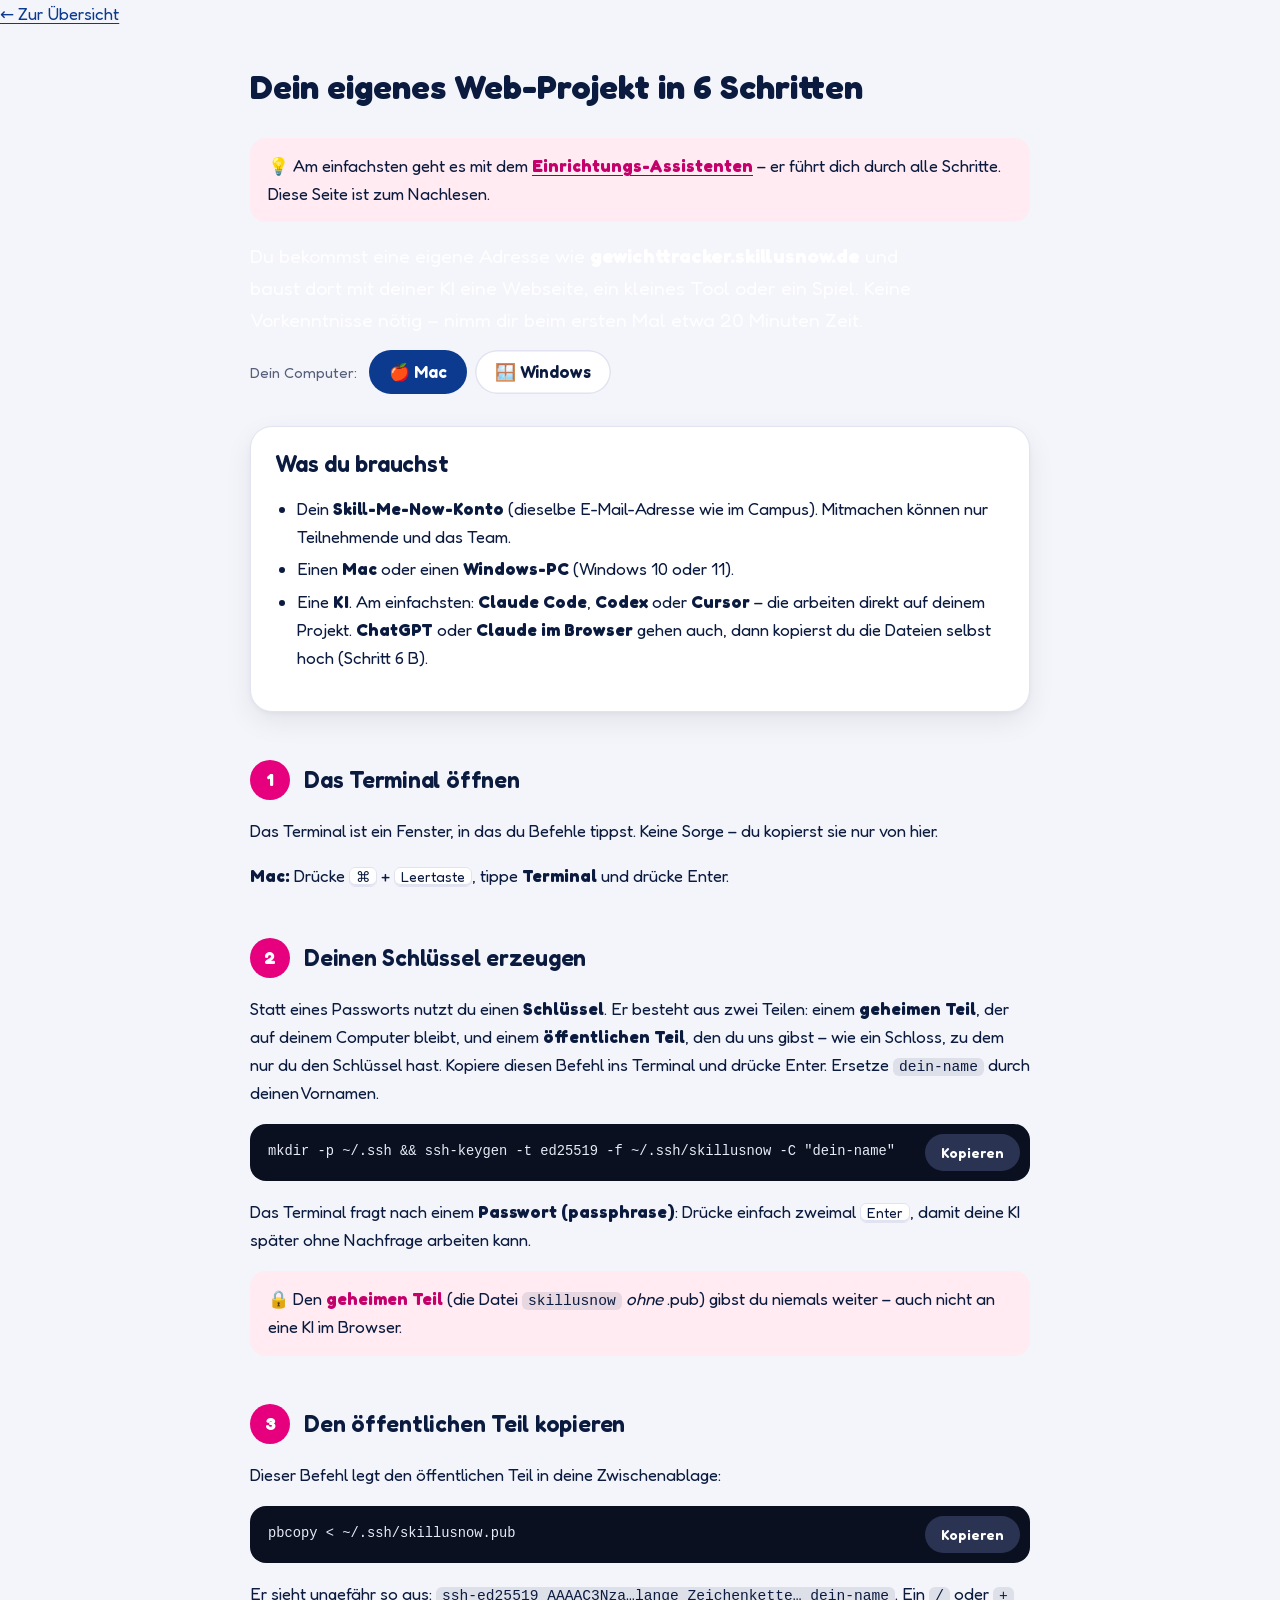
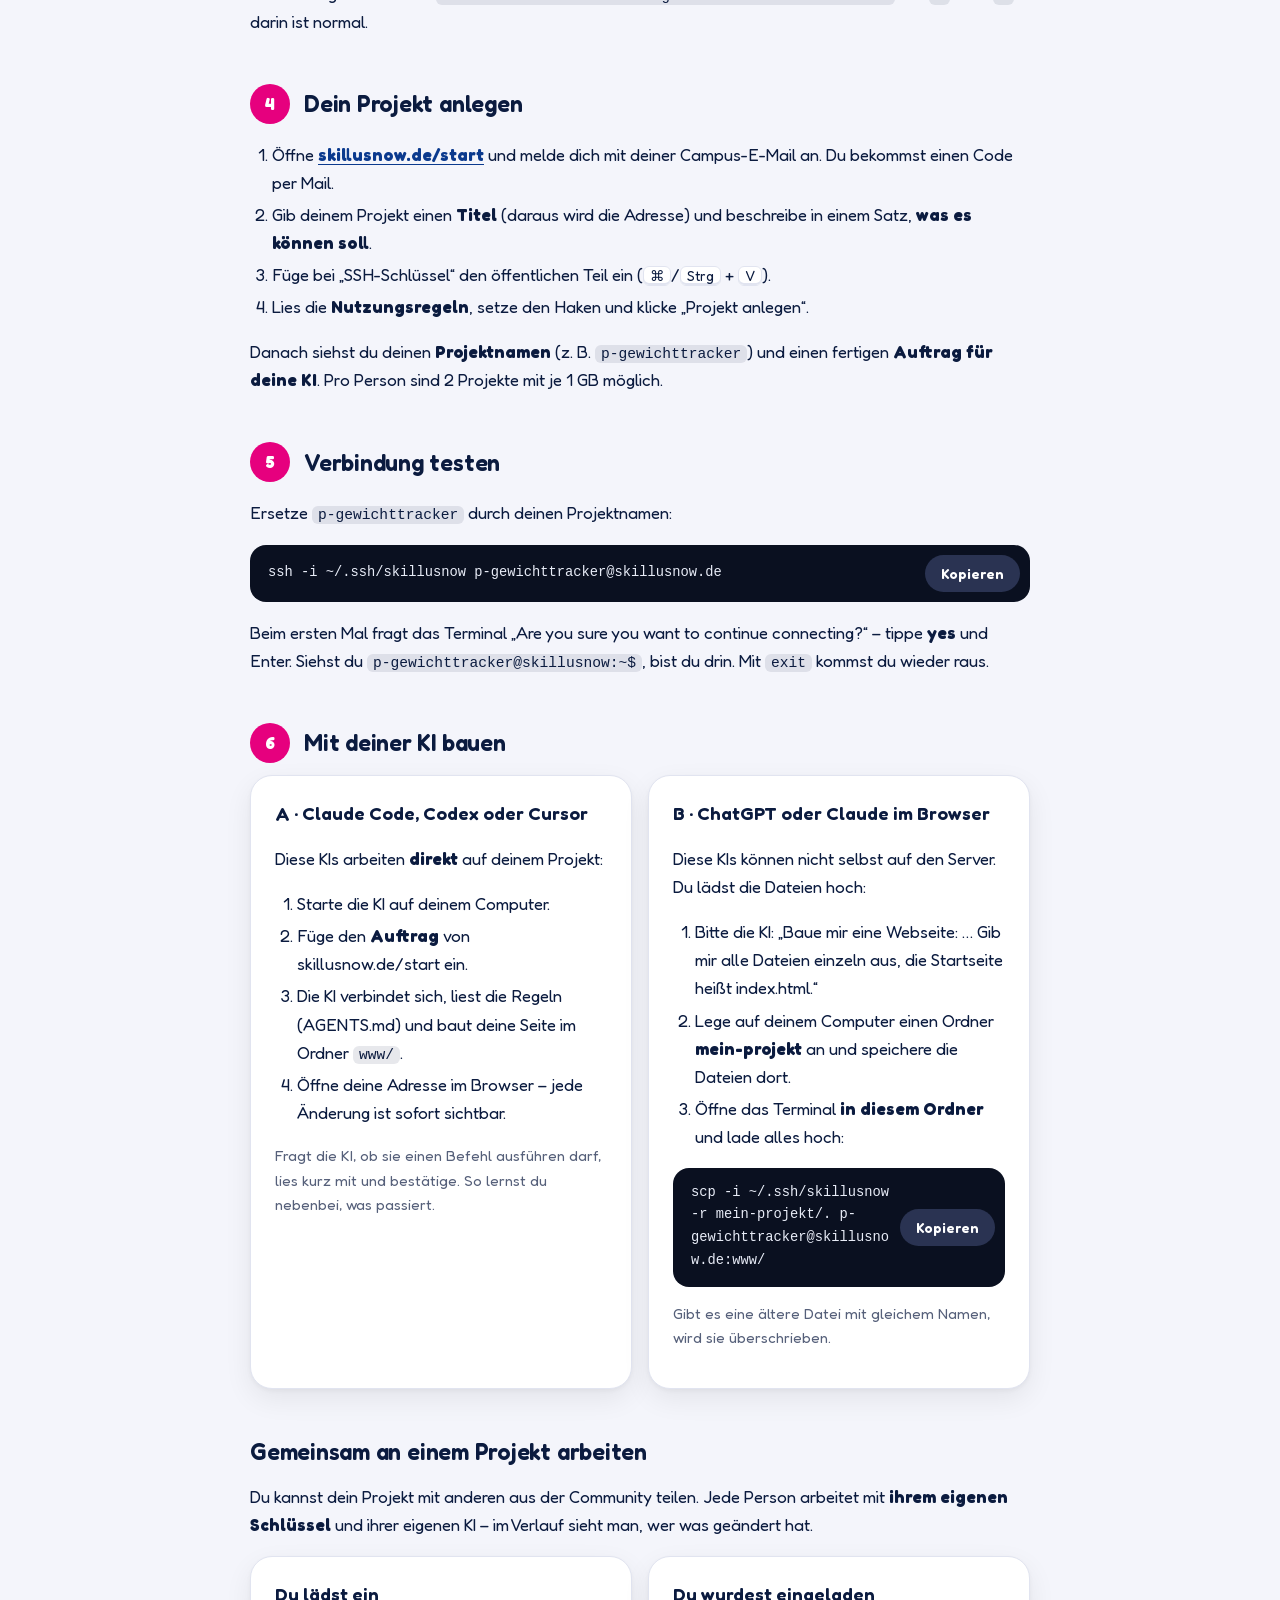
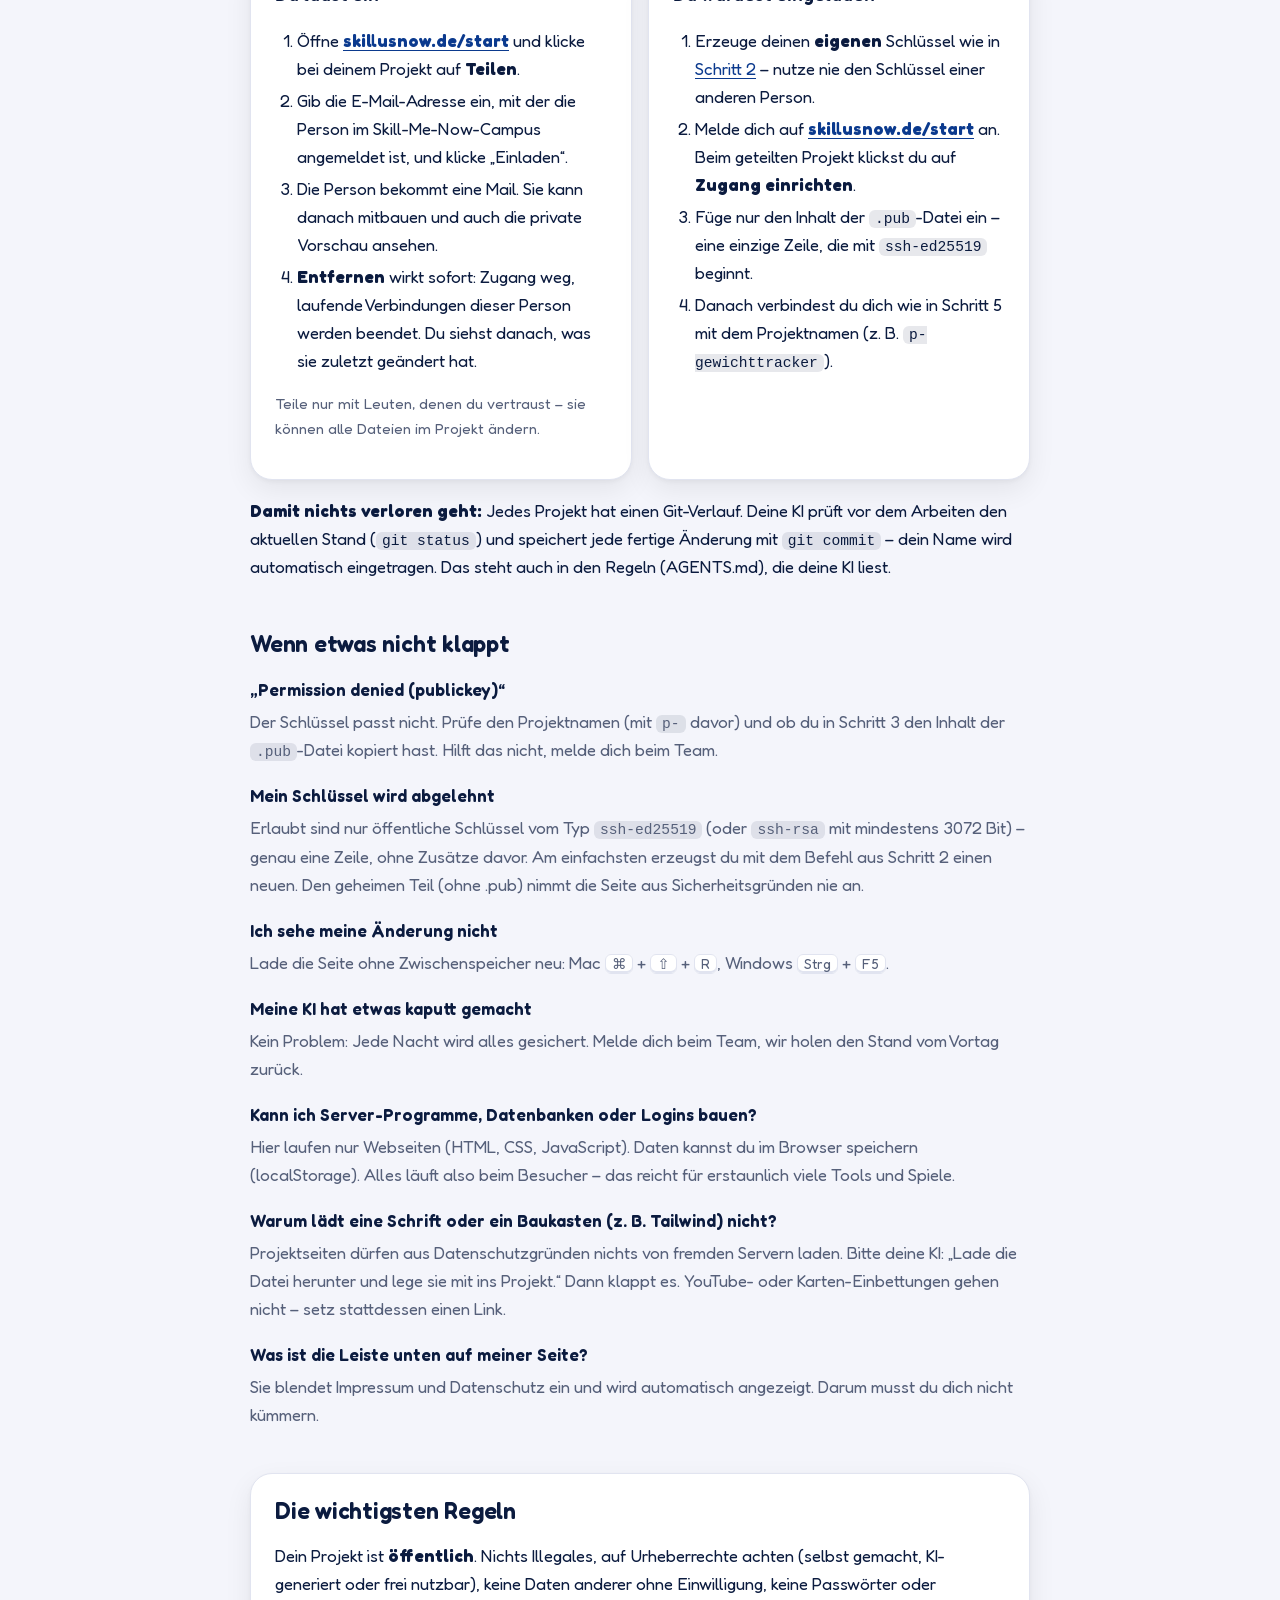
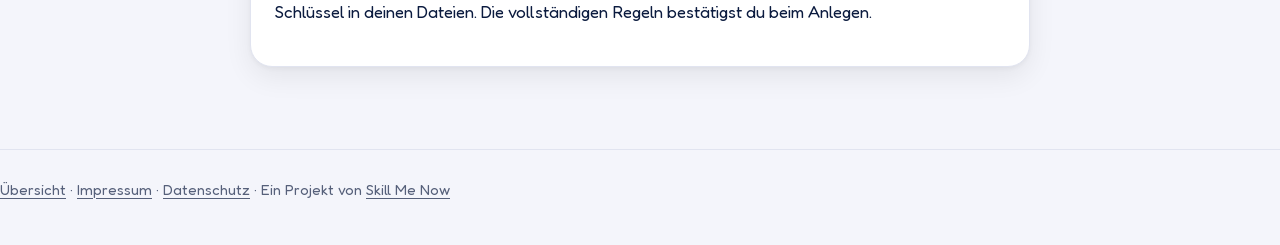
<file: anleitung/index.html>
<!doctype html>
<html lang="de">
<head>
  <meta charset="utf-8">
  <meta name="viewport" content="width=device-width, initial-scale=1">
  <title>Anleitung · Skill Us Now</title>
  <meta name="description" content="Schritt für Schritt zum eigenen Web-Projekt auf skillusnow.de – für Mac und Windows, mit Claude oder ChatGPT.">
  <link rel="stylesheet" href="../assets/anleitung.css">
</head>
<body>
<a class="zurueck" href="../">← Zur Übersicht</a>
<main>
  <div class="balken"></div>
  <h1>Dein eigenes Web-Projekt in 6 Schritten</h1>
  <p class="warnung">💡 Am einfachsten geht es mit dem <a href="/start"><b>Einrichtungs-Assistenten</b></a> – er führt dich durch alle Schritte. Diese Seite ist zum Nachlesen.</p>
  <p class="lead">Du bekommst eine eigene Adresse wie <b>gewichttracker.skillusnow.de</b> und baust dort mit deiner KI eine Webseite, ein kleines Tool oder ein Spiel. Keine Vorkenntnisse nötig – nimm dir beim ersten Mal etwa 20 Minuten Zeit.</p>

  <div class="system-wahl">
    <span>Dein Computer:</span>
    <button data-os="mac" class="aktiv">🍎 Mac</button>
    <button data-os="win">🪟 Windows</button>
  </div>

  <section class="kasten">
    <h2>Was du brauchst</h2>
    <ul>
      <li>Dein <b>Skill-Me-Now-Konto</b> (dieselbe E-Mail-Adresse wie im Campus). Mitmachen können nur Teilnehmende und das Team.</li>
      <li>Einen <b>Mac</b> oder einen <b>Windows-PC</b> (Windows 10 oder 11).</li>
      <li>Eine <b>KI</b>. Am einfachsten: <b>Claude Code</b>, <b>Codex</b> oder <b>Cursor</b> – die arbeiten direkt auf deinem Projekt. <b>ChatGPT</b> oder <b>Claude im Browser</b> gehen auch, dann kopierst du die Dateien selbst hoch (Schritt 6 B).</li>
    </ul>
  </section>

  <h2 class="schritt"><span>1</span> Das Terminal öffnen</h2>
  <p>Das Terminal ist ein Fenster, in das du Befehle tippst. Keine Sorge – du kopierst sie nur von hier.</p>
  <div class="os mac"><p><b>Mac:</b> Drücke <kbd>⌘</kbd> + <kbd>Leertaste</kbd>, tippe <b>Terminal</b> und drücke Enter.</p></div>
  <div class="os win"><p><b>Windows:</b> Klicke auf Start, tippe <b>PowerShell</b> und öffne „Windows PowerShell“.</p></div>

  <h2 class="schritt" id="schluessel"><span>2</span> Deinen Schlüssel erzeugen</h2>
  <p>Statt eines Passworts nutzt du einen <b>Schlüssel</b>. Er besteht aus zwei Teilen: einem <b>geheimen Teil</b>, der auf deinem Computer bleibt, und einem <b>öffentlichen Teil</b>, den du uns gibst – wie ein Schloss, zu dem nur du den Schlüssel hast. Kopiere diesen Befehl ins Terminal und drücke Enter. Ersetze <code>dein-name</code> durch deinen Vornamen.</p>
  <div class="os mac"><div class="befehl"><code>mkdir -p ~/.ssh &amp;&amp; ssh-keygen -t ed25519 -f ~/.ssh/skillusnow -C "dein-name"</code><button class="kopieren">Kopieren</button></div></div>
  <div class="os win"><div class="befehl"><code>mkdir -Force $env:USERPROFILE\.ssh | Out-Null; ssh-keygen -t ed25519 -f $env:USERPROFILE\.ssh\skillusnow -C "dein-name"</code><button class="kopieren">Kopieren</button></div>
    <p class="hinweis">Kommt „ssh-keygen wurde nicht erkannt“? Dann: Einstellungen → System → Optionale Features → Feature hinzufügen → <b>OpenSSH-Client</b> installieren, PowerShell neu öffnen.</p></div>
  <p>Das Terminal fragt nach einem <b>Passwort (passphrase)</b>: Drücke einfach zweimal <kbd>Enter</kbd>, damit deine KI später ohne Nachfrage arbeiten kann.</p>
  <p class="warnung">🔒 Den <b>geheimen Teil</b> (die Datei <code>skillusnow</code> <i>ohne</i> .pub) gibst du niemals weiter – auch nicht an eine KI im Browser.</p>

  <h2 class="schritt"><span>3</span> Den öffentlichen Teil kopieren</h2>
  <p>Dieser Befehl legt den öffentlichen Teil in deine Zwischenablage:</p>
  <div class="os mac"><div class="befehl"><code>pbcopy &lt; ~/.ssh/skillusnow.pub</code><button class="kopieren">Kopieren</button></div></div>
  <div class="os win"><div class="befehl"><code>Get-Content $env:USERPROFILE\.ssh\skillusnow.pub | Set-Clipboard</code><button class="kopieren">Kopieren</button></div></div>
  <p>Er sieht ungefähr so aus: <code>ssh-ed25519 AAAAC3Nza…lange Zeichenkette… dein-name</code>. Ein <code>/</code> oder <code>+</code> darin ist normal.</p>

  <h2 class="schritt"><span>4</span> Dein Projekt anlegen</h2>
  <ol>
    <li>Öffne <a href="/start" target="_blank"><b>skillusnow.de/start</b></a> und melde dich mit deiner Campus-E-Mail an. Du bekommst einen Code per Mail.</li>
    <li>Gib deinem Projekt einen <b>Titel</b> (daraus wird die Adresse) und beschreibe in einem Satz, <b>was es können soll</b>.</li>
    <li>Füge bei „SSH-Schlüssel“ den öffentlichen Teil ein (<kbd>⌘</kbd>/<kbd>Strg</kbd> + <kbd>V</kbd>).</li>
    <li>Lies die <b>Nutzungsregeln</b>, setze den Haken und klicke „Projekt anlegen“.</li>
  </ol>
  <p>Danach siehst du deinen <b>Projektnamen</b> (z. B. <code>p-gewichttracker</code>) und einen fertigen <b>Auftrag für deine KI</b>. Pro Person sind 2 Projekte mit je 1 GB möglich.</p>

  <h2 class="schritt"><span>5</span> Verbindung testen</h2>
  <p>Ersetze <code>p-gewichttracker</code> durch deinen Projektnamen:</p>
  <div class="befehl"><code>ssh -i ~/.ssh/skillusnow p-gewichttracker@skillusnow.de</code><button class="kopieren">Kopieren</button></div>
  <p>Beim ersten Mal fragt das Terminal „Are you sure you want to continue connecting?“ – tippe <b>yes</b> und Enter. Siehst du <code>p-gewichttracker@skillusnow:~$</code>, bist du drin. Mit <code>exit</code> kommst du wieder raus.</p>

  <h2 class="schritt"><span>6</span> Mit deiner KI bauen</h2>
  <div class="zwei">
    <section class="kasten">
      <h3>A · Claude Code, Codex oder Cursor</h3>
      <p>Diese KIs arbeiten <b>direkt</b> auf deinem Projekt:</p>
      <ol>
        <li>Starte die KI auf deinem Computer.</li>
        <li>Füge den <b>Auftrag</b> von skillusnow.de/start ein.</li>
        <li>Die KI verbindet sich, liest die Regeln (AGENTS.md) und baut deine Seite im Ordner <code>www/</code>.</li>
        <li>Öffne deine Adresse im Browser – jede Änderung ist sofort sichtbar.</li>
      </ol>
      <p class="hinweis">Fragt die KI, ob sie einen Befehl ausführen darf, lies kurz mit und bestätige. So lernst du nebenbei, was passiert.</p>
    </section>
    <section class="kasten">
      <h3>B · ChatGPT oder Claude im Browser</h3>
      <p>Diese KIs können nicht selbst auf den Server. Du lädst die Dateien hoch:</p>
      <ol>
        <li>Bitte die KI: „Baue mir eine Webseite: … Gib mir alle Dateien einzeln aus, die Startseite heißt index.html.“</li>
        <li>Lege auf deinem Computer einen Ordner <b>mein-projekt</b> an und speichere die Dateien dort.</li>
        <li>Öffne das Terminal <b>in diesem Ordner</b> und lade alles hoch:</li>
      </ol>
      <div class="befehl"><code>scp -i ~/.ssh/skillusnow -r mein-projekt/. p-gewichttracker@skillusnow.de:www/</code><button class="kopieren">Kopieren</button></div>
      <p class="hinweis">Gibt es eine ältere Datei mit gleichem Namen, wird sie überschrieben.</p>
    </section>
  </div>

  <h2 id="zusammen">Gemeinsam an einem Projekt arbeiten</h2>
  <p>Du kannst dein Projekt mit anderen aus der Community teilen. Jede Person arbeitet mit <b>ihrem eigenen Schlüssel</b> und ihrer eigenen KI – im Verlauf sieht man, wer was geändert hat.</p>
  <div class="zwei">
    <section class="kasten">
      <h3>Du lädst ein</h3>
      <ol>
        <li>Öffne <a href="/start" target="_blank"><b>skillusnow.de/start</b></a> und klicke bei deinem Projekt auf <b>Teilen</b>.</li>
        <li>Gib die E-Mail-Adresse ein, mit der die Person im Skill-Me-Now-Campus angemeldet ist, und klicke „Einladen“.</li>
        <li>Die Person bekommt eine Mail. Sie kann danach mitbauen und auch die private Vorschau ansehen.</li>
        <li><b>Entfernen</b> wirkt sofort: Zugang weg, laufende Verbindungen dieser Person werden beendet. Du siehst danach, was sie zuletzt geändert hat.</li>
      </ol>
      <p class="hinweis">Teile nur mit Leuten, denen du vertraust – sie können alle Dateien im Projekt ändern.</p>
    </section>
    <section class="kasten">
      <h3>Du wurdest eingeladen</h3>
      <ol>
        <li>Erzeuge deinen <b>eigenen</b> Schlüssel wie in <a href="#schluessel">Schritt 2</a> – nutze nie den Schlüssel einer anderen Person.</li>
        <li>Melde dich auf <a href="/start" target="_blank"><b>skillusnow.de/start</b></a> an. Beim geteilten Projekt klickst du auf <b>Zugang einrichten</b>.</li>
        <li>Füge nur den Inhalt der <code>.pub</code>-Datei ein – eine einzige Zeile, die mit <code>ssh-ed25519</code> beginnt.</li>
        <li>Danach verbindest du dich wie in Schritt 5 mit dem Projektnamen (z. B. <code>p-gewichttracker</code>).</li>
      </ol>
    </section>
  </div>
  <p><b>Damit nichts verloren geht:</b> Jedes Projekt hat einen Git-Verlauf. Deine KI prüft vor dem Arbeiten den aktuellen Stand (<code>git status</code>) und speichert jede fertige Änderung mit <code>git commit</code> – dein Name wird automatisch eingetragen. Das steht auch in den Regeln (AGENTS.md), die deine KI liest.</p>

  <h2>Wenn etwas nicht klappt</h2>
  <dl class="faq">
    <dt>„Permission denied (publickey)“</dt>
    <dd>Der Schlüssel passt nicht. Prüfe den Projektnamen (mit <code>p-</code> davor) und ob du in Schritt 3 den Inhalt der <code>.pub</code>-Datei kopiert hast. Hilft das nicht, melde dich beim Team.</dd>
    <dt>Mein Schlüssel wird abgelehnt</dt>
    <dd>Erlaubt sind nur öffentliche Schlüssel vom Typ <code>ssh-ed25519</code> (oder <code>ssh-rsa</code> mit mindestens 3072 Bit) – genau eine Zeile, ohne Zusätze davor. Am einfachsten erzeugst du mit dem Befehl aus Schritt 2 einen neuen. Den geheimen Teil (ohne .pub) nimmt die Seite aus Sicherheitsgründen nie an.</dd>
    <dt>Ich sehe meine Änderung nicht</dt>
    <dd>Lade die Seite ohne Zwischenspeicher neu: Mac <kbd>⌘</kbd> + <kbd>⇧</kbd> + <kbd>R</kbd>, Windows <kbd>Strg</kbd> + <kbd>F5</kbd>.</dd>
    <dt>Meine KI hat etwas kaputt gemacht</dt>
    <dd>Kein Problem: Jede Nacht wird alles gesichert. Melde dich beim Team, wir holen den Stand vom Vortag zurück.</dd>
    <dt>Kann ich Server-Programme, Datenbanken oder Logins bauen?</dt>
    <dd>Hier laufen nur Webseiten (HTML, CSS, JavaScript). Daten kannst du im Browser speichern (localStorage). Alles läuft also beim Besucher – das reicht für erstaunlich viele Tools und Spiele.</dd>
    <dt>Warum lädt eine Schrift oder ein Baukasten (z. B. Tailwind) nicht?</dt>
    <dd>Projektseiten dürfen aus Datenschutzgründen nichts von fremden Servern laden. Bitte deine KI: „Lade die Datei herunter und lege sie mit ins Projekt.“ Dann klappt es. YouTube- oder Karten-Einbettungen gehen nicht – setz stattdessen einen Link.</dd>
    <dt>Was ist die Leiste unten auf meiner Seite?</dt>
    <dd>Sie blendet Impressum und Datenschutz ein und wird automatisch angezeigt. Darum musst du dich nicht kümmern.</dd>
  </dl>

  <section class="kasten regeln">
    <h2>Die wichtigsten Regeln</h2>
    <p>Dein Projekt ist <b>öffentlich</b>. Nichts Illegales, auf Urheberrechte achten (selbst gemacht, KI-generiert oder frei nutzbar), keine Daten anderer ohne Einwilligung, keine Passwörter oder Schlüssel in deinen Dateien. Die vollständigen Regeln bestätigst du beim Anlegen.</p>
  </section>
</main>
<footer><a href="../">Übersicht</a> · <a href="../impressum/">Impressum</a> · <a href="../datenschutz/">Datenschutz</a> · Ein Projekt von <a href="https://skillmenow.de">Skill Me Now</a></footer>
<script>
  const setzeOS = (os) => {
    document.body.dataset.os = os;
    document.querySelectorAll(".system-wahl button").forEach((b) => b.classList.toggle("aktiv", b.dataset.os === os));
    try { localStorage.setItem("sun-os", os); } catch {}
  };
  let gemerkt = null; try { gemerkt = localStorage.getItem("sun-os"); } catch {}
  setzeOS(gemerkt || (/Win/i.test(navigator.platform || navigator.userAgent) ? "win" : "mac"));
  document.querySelectorAll(".system-wahl button").forEach((b) => b.onclick = () => setzeOS(b.dataset.os));
  document.querySelectorAll(".kopieren").forEach((b) => b.onclick = () => {
    navigator.clipboard.writeText(b.previousElementSibling.textContent);
    b.textContent = "Kopiert ✓"; setTimeout(() => (b.textContent = "Kopieren"), 1600);
  });
</script>
</body>
</html>
</file>
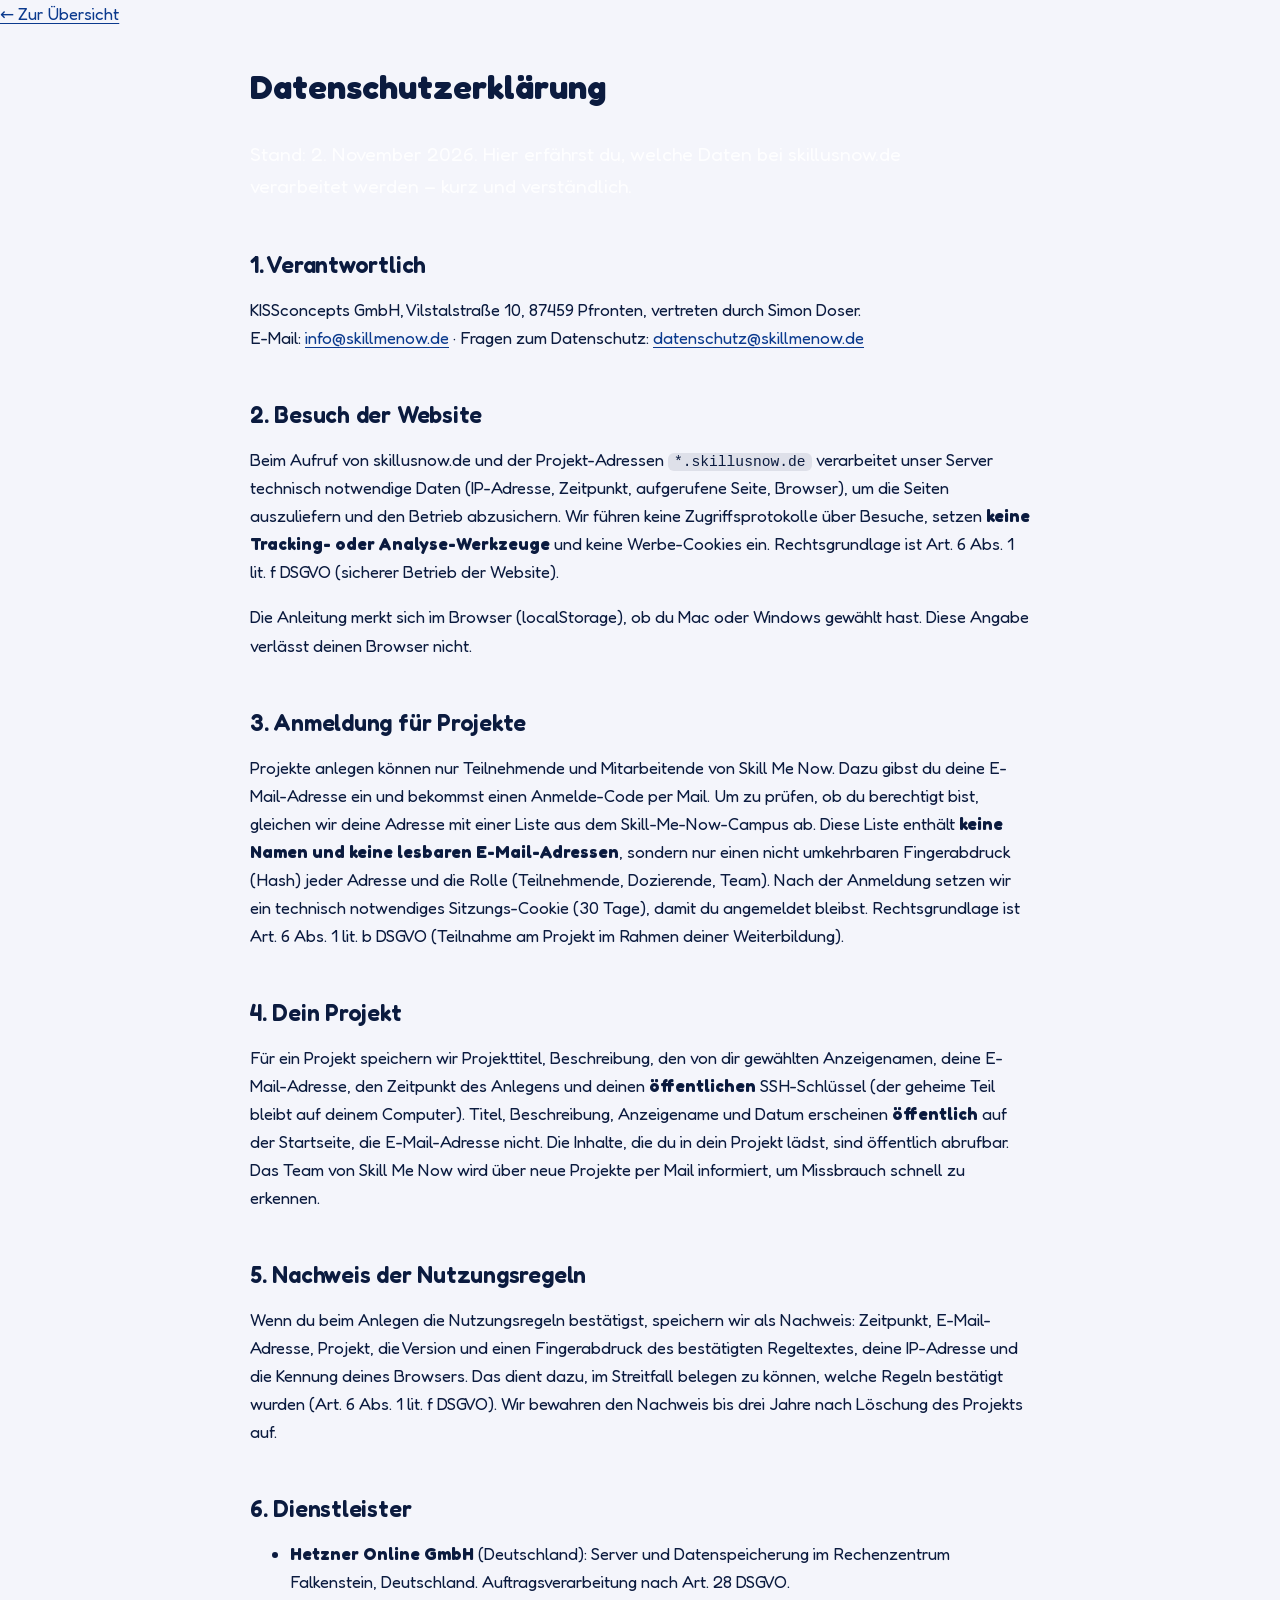
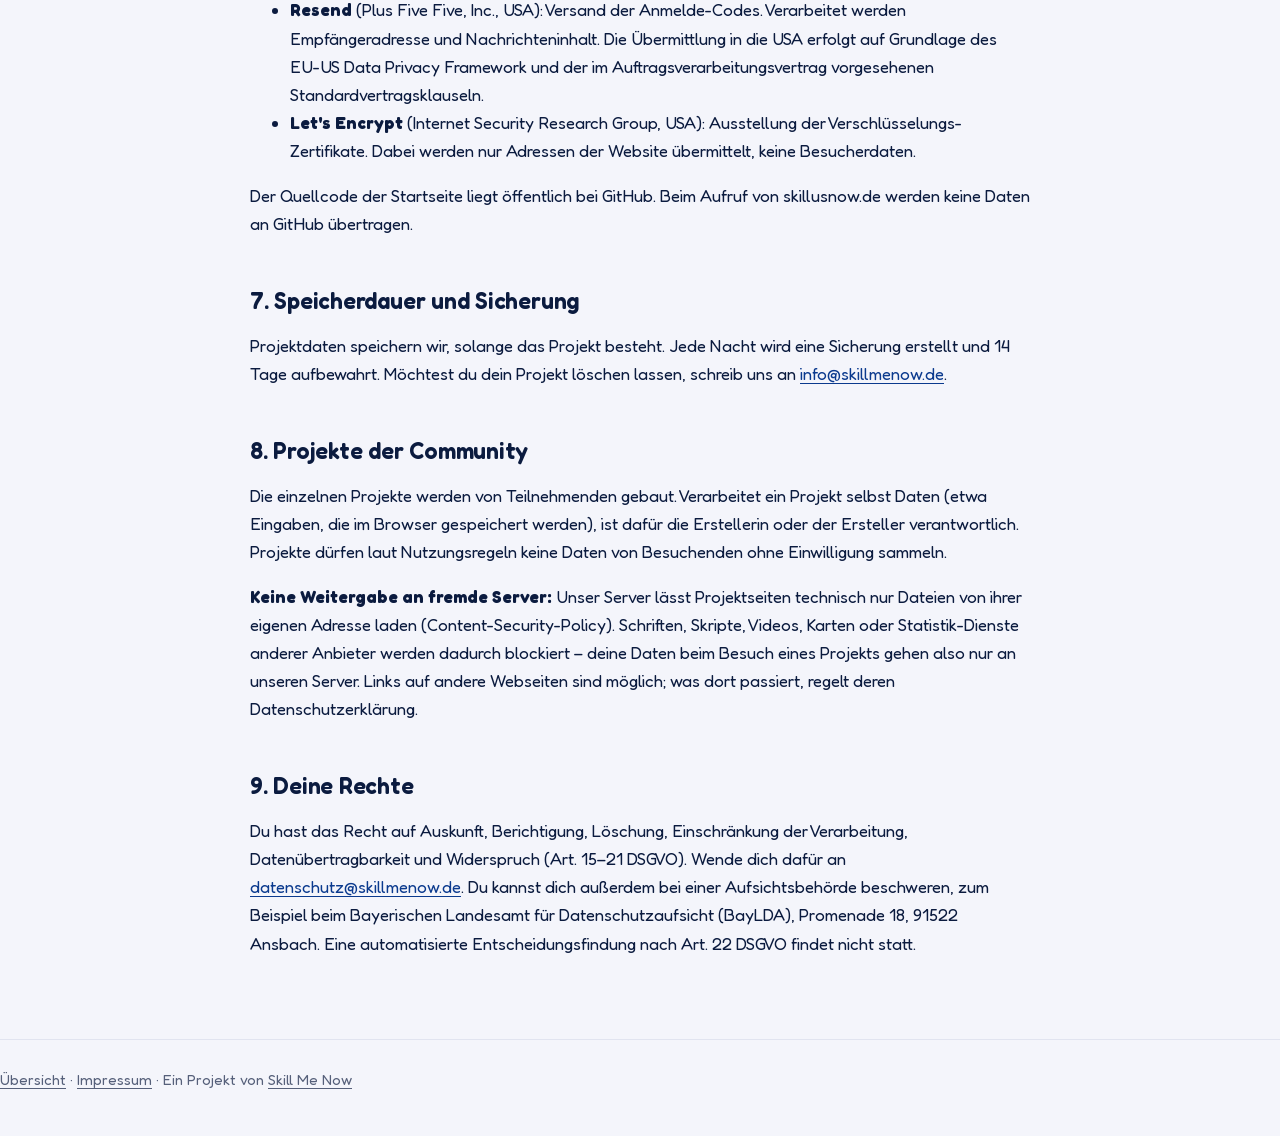
<file: datenschutz/index.html>
<!doctype html>
<html lang="de">
<head>
  <meta charset="utf-8">
  <meta name="viewport" content="width=device-width, initial-scale=1">
  <title>Datenschutz · Skill Us Now</title>
  <link rel="stylesheet" href="../assets/anleitung.css">
</head>
<body>
<a class="zurueck" href="../">← Zur Übersicht</a>
<main>
  <div class="balken"></div>
  <h1>Datenschutzerklärung</h1>
  <p class="lead">Stand: 2. November 2026. Hier erfährst du, welche Daten bei skillusnow.de verarbeitet werden – kurz und verständlich.</p>

  <h2>1. Verantwortlich</h2>
  <p>KISSconcepts GmbH, Vilstalstraße 10, 87459 Pfronten, vertreten durch Simon Doser.<br>
    E-Mail: <a href="mailto:info@skillmenow.de">info@skillmenow.de</a> · Fragen zum Datenschutz: <a href="mailto:datenschutz@skillmenow.de">datenschutz@skillmenow.de</a></p>

  <h2>2. Besuch der Website</h2>
  <p>Beim Aufruf von skillusnow.de und der Projekt-Adressen <code>*.skillusnow.de</code> verarbeitet unser Server technisch notwendige Daten
    (IP-Adresse, Zeitpunkt, aufgerufene Seite, Browser), um die Seiten auszuliefern und den Betrieb abzusichern. Wir führen keine
    Zugriffsprotokolle über Besuche, setzen <b>keine Tracking- oder Analyse-Werkzeuge</b> und keine Werbe-Cookies ein.
    Rechtsgrundlage ist Art. 6 Abs. 1 lit. f DSGVO (sicherer Betrieb der Website).</p>
  <p>Die Anleitung merkt sich im Browser (localStorage), ob du Mac oder Windows gewählt hast. Diese Angabe verlässt deinen Browser nicht.</p>

  <h2>3. Anmeldung für Projekte</h2>
  <p>Projekte anlegen können nur Teilnehmende und Mitarbeitende von Skill Me Now. Dazu gibst du deine E-Mail-Adresse ein und bekommst einen
    Anmelde-Code per Mail. Um zu prüfen, ob du berechtigt bist, gleichen wir deine Adresse mit einer Liste aus dem Skill-Me-Now-Campus ab.
    Diese Liste enthält <b>keine Namen und keine lesbaren E-Mail-Adressen</b>, sondern nur einen nicht umkehrbaren Fingerabdruck (Hash) jeder
    Adresse und die Rolle (Teilnehmende, Dozierende, Team). Nach der Anmeldung setzen wir ein technisch notwendiges Sitzungs-Cookie
    (30 Tage), damit du angemeldet bleibst. Rechtsgrundlage ist Art. 6 Abs. 1 lit. b DSGVO (Teilnahme am Projekt im Rahmen deiner Weiterbildung).</p>

  <h2>4. Dein Projekt</h2>
  <p>Für ein Projekt speichern wir Projekttitel, Beschreibung, den von dir gewählten Anzeigenamen, deine E-Mail-Adresse, den Zeitpunkt des
    Anlegens und deinen <b>öffentlichen</b> SSH-Schlüssel (der geheime Teil bleibt auf deinem Computer). Titel, Beschreibung, Anzeigename und
    Datum erscheinen <b>öffentlich</b> auf der Startseite, die E-Mail-Adresse nicht. Die Inhalte, die du in dein Projekt lädst, sind öffentlich abrufbar.
    Das Team von Skill Me Now wird über neue Projekte per Mail informiert, um Missbrauch schnell zu erkennen.</p>

  <h2>5. Nachweis der Nutzungsregeln</h2>
  <p>Wenn du beim Anlegen die Nutzungsregeln bestätigst, speichern wir als Nachweis: Zeitpunkt, E-Mail-Adresse, Projekt, die Version und einen
    Fingerabdruck des bestätigten Regeltextes, deine IP-Adresse und die Kennung deines Browsers. Das dient dazu, im Streitfall belegen zu können,
    welche Regeln bestätigt wurden (Art. 6 Abs. 1 lit. f DSGVO). Wir bewahren den Nachweis bis drei Jahre nach Löschung des Projekts auf.</p>

  <h2>6. Dienstleister</h2>
  <ul>
    <li><b>Hetzner Online GmbH</b> (Deutschland): Server und Datenspeicherung im Rechenzentrum Falkenstein, Deutschland. Auftragsverarbeitung nach Art. 28 DSGVO.</li>
    <li><b>Resend</b> (Plus Five Five, Inc., USA): Versand der Anmelde-Codes. Verarbeitet werden Empfängeradresse und Nachrichteninhalt. Die Übermittlung
      in die USA erfolgt auf Grundlage des EU-US Data Privacy Framework und der im Auftragsverarbeitungsvertrag vorgesehenen Standardvertragsklauseln.</li>
    <li><b>Let's Encrypt</b> (Internet Security Research Group, USA): Ausstellung der Verschlüsselungs-Zertifikate. Dabei werden nur Adressen der Website übermittelt, keine Besucherdaten.</li>
  </ul>
  <p>Der Quellcode der Startseite liegt öffentlich bei GitHub. Beim Aufruf von skillusnow.de werden keine Daten an GitHub übertragen.</p>

  <h2>7. Speicherdauer und Sicherung</h2>
  <p>Projektdaten speichern wir, solange das Projekt besteht. Jede Nacht wird eine Sicherung erstellt und 14 Tage aufbewahrt.
    Möchtest du dein Projekt löschen lassen, schreib uns an <a href="mailto:info@skillmenow.de">info@skillmenow.de</a>.</p>

  <h2>8. Projekte der Community</h2>
  <p>Die einzelnen Projekte werden von Teilnehmenden gebaut. Verarbeitet ein Projekt selbst Daten (etwa Eingaben, die im Browser gespeichert werden),
    ist dafür die Erstellerin oder der Ersteller verantwortlich. Projekte dürfen laut Nutzungsregeln keine Daten von Besuchenden ohne Einwilligung sammeln.</p>
  <p><b>Keine Weitergabe an fremde Server:</b> Unser Server lässt Projektseiten technisch nur Dateien von ihrer eigenen Adresse laden
    (Content-Security-Policy). Schriften, Skripte, Videos, Karten oder Statistik-Dienste anderer Anbieter werden dadurch blockiert – deine Daten
    beim Besuch eines Projekts gehen also nur an unseren Server. Links auf andere Webseiten sind möglich; was dort passiert, regelt deren Datenschutzerklärung.</p>

  <h2>9. Deine Rechte</h2>
  <p>Du hast das Recht auf Auskunft, Berichtigung, Löschung, Einschränkung der Verarbeitung, Datenübertragbarkeit und Widerspruch (Art. 15–21 DSGVO).
    Wende dich dafür an <a href="mailto:datenschutz@skillmenow.de">datenschutz@skillmenow.de</a>. Du kannst dich außerdem bei einer Aufsichtsbehörde
    beschweren, zum Beispiel beim Bayerischen Landesamt für Datenschutzaufsicht (BayLDA), Promenade 18, 91522 Ansbach.
    Eine automatisierte Entscheidungsfindung nach Art. 22 DSGVO findet nicht statt.</p>
</main>
<footer><a href="../">Übersicht</a> · <a href="../impressum/">Impressum</a> · Ein Projekt von <a href="https://skillmenow.de">Skill Me Now</a></footer>
</body>
</html>
</file>
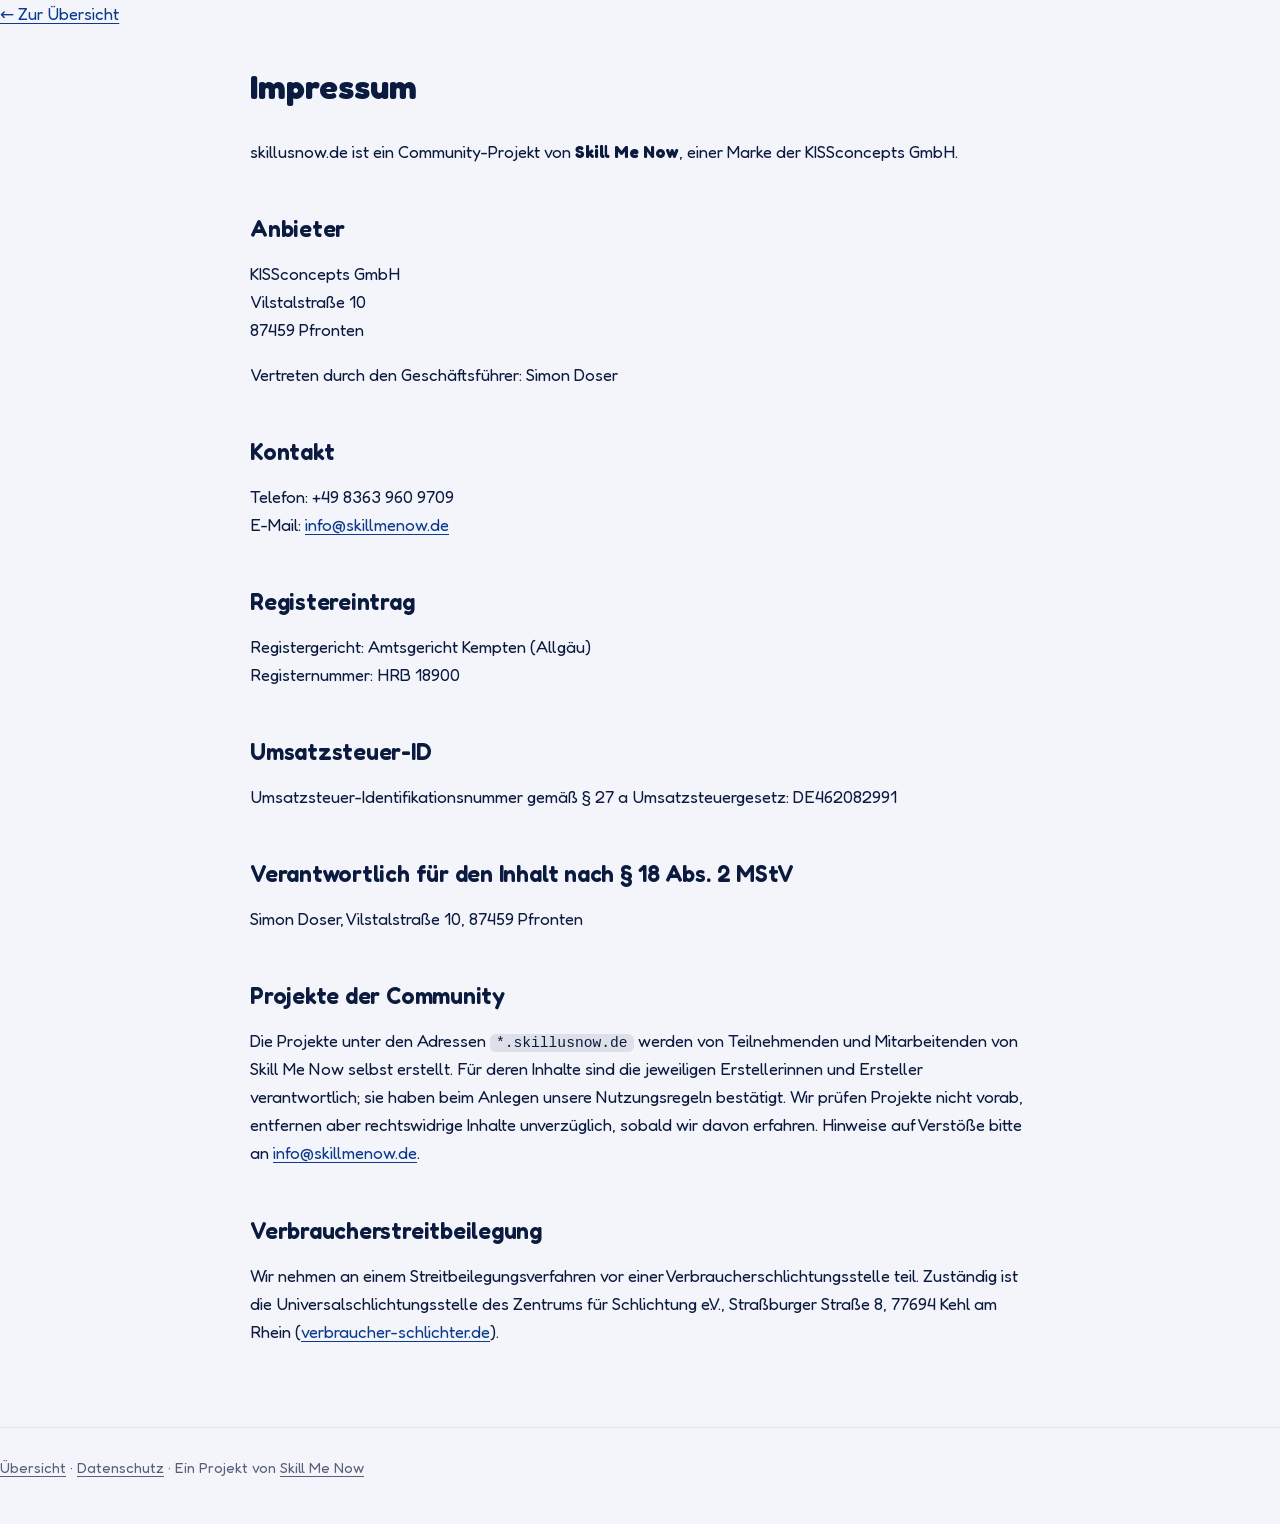
<file: impressum/index.html>
<!doctype html>
<html lang="de">
<head>
  <meta charset="utf-8">
  <meta name="viewport" content="width=device-width, initial-scale=1">
  <title>Impressum · Skill Us Now</title>
  <link rel="stylesheet" href="../assets/anleitung.css">
</head>
<body>
<a class="zurueck" href="../">← Zur Übersicht</a>
<main>
  <div class="balken"></div>
  <h1>Impressum</h1>
  <p>skillusnow.de ist ein Community-Projekt von <b>Skill Me Now</b>, einer Marke der KISSconcepts GmbH.</p>

  <h2>Anbieter</h2>
  <p>KISSconcepts GmbH<br>Vilstalstraße 10<br>87459 Pfronten</p>
  <p>Vertreten durch den Geschäftsführer: Simon Doser</p>

  <h2>Kontakt</h2>
  <p>Telefon: +49 8363 960 9709<br>E-Mail: <a href="mailto:info@skillmenow.de">info@skillmenow.de</a></p>

  <h2>Registereintrag</h2>
  <p>Registergericht: Amtsgericht Kempten (Allgäu)<br>Registernummer: HRB 18900</p>

  <h2>Umsatzsteuer-ID</h2>
  <p>Umsatzsteuer-Identifikationsnummer gemäß § 27 a Umsatzsteuergesetz: DE462082991</p>

  <h2>Verantwortlich für den Inhalt nach § 18 Abs. 2 MStV</h2>
  <p>Simon Doser, Vilstalstraße 10, 87459 Pfronten</p>

  <h2>Projekte der Community</h2>
  <p>Die Projekte unter den Adressen <code>*.skillusnow.de</code> werden von Teilnehmenden und Mitarbeitenden von Skill Me Now selbst erstellt.
    Für deren Inhalte sind die jeweiligen Erstellerinnen und Ersteller verantwortlich; sie haben beim Anlegen unsere Nutzungsregeln bestätigt.
    Wir prüfen Projekte nicht vorab, entfernen aber rechtswidrige Inhalte unverzüglich, sobald wir davon erfahren.
    Hinweise auf Verstöße bitte an <a href="mailto:info@skillmenow.de">info@skillmenow.de</a>.</p>

  <h2>Verbraucherstreitbeilegung</h2>
  <p>Wir nehmen an einem Streitbeilegungsverfahren vor einer Verbraucherschlichtungsstelle teil. Zuständig ist die Universalschlichtungsstelle des
    Zentrums für Schlichtung e.V., Straßburger Straße 8, 77694 Kehl am Rhein (<a href="https://www.verbraucher-schlichter.de">verbraucher-schlichter.de</a>).</p>
</main>
<footer><a href="../">Übersicht</a> · <a href="../datenschutz/">Datenschutz</a> · Ein Projekt von <a href="https://skillmenow.de">Skill Me Now</a></footer>
</body>
</html>
</file>
<file: assets/anleitung.css>
@font-face { font-family: "Fredoka"; src: url("fonts/fredoka-latin.woff2") format("woff2"); font-weight: 300 700; font-stretch: 75% 125%; font-display: swap; }
:root {
  --grund: #f4f5fb; --karte: #fff; --tinte: #0b1b3f; --leise: #56607a; --linie: #e1e4f0;
  --mag: #e6007e; --mag-tief: #c4006b; --blau: #0b3a8e; --nacht: #0a1f5c; --himmel: #3fb6f0; --code: #0a1020;
  --schatten: 0 2px 4px rgba(0, 0, 0, 0.04), 0 10px 28px rgba(0, 0, 0, 0.07);
}
@media (prefers-color-scheme: dark) {
  :root { --grund: #0a1020; --karte: #131a30; --tinte: #eef1f8; --leise: #a6aec6; --linie: #273153; --blau: #8fb2ff;
    --schatten: 0 2px 4px rgba(0, 0, 0, 0.3), 0 12px 30px rgba(0, 0, 0, 0.35); }
}
* { box-sizing: border-box; }
html { background: var(--grund); }
body { margin: 0; font: 400 1.0625rem/1.65 "Fredoka", system-ui, -apple-system, "Segoe UI", sans-serif; background: var(--grund); color: var(--tinte); }
::selection { background: var(--mag); color: #fff; }
a { color: var(--blau); text-underline-offset: 0.2em; }
:focus-visible { outline: 3px solid var(--mag); outline-offset: 3px; border-radius: 6px; }
.innen { max-width: 1120px; margin: 0 auto; padding-inline: 20px; }

/* Kopf – wie auf der Startseite */
.buehne {
  position: relative; overflow: hidden; color: #fff; padding: 24px 0 64px;
  background:
    radial-gradient(560px 340px at 92% 0%, rgba(230, 0, 126, 0.5), transparent 70%),
    radial-gradient(480px 320px at 0% 120%, rgba(63, 182, 240, 0.42), transparent 70%),
    linear-gradient(160deg, var(--nacht), #0b3a8e 72%);
  border-bottom: 6px solid transparent;
  border-image: linear-gradient(90deg, var(--mag), #0b3a8e, var(--himmel)) 1;
}
.leiste { display: flex; flex-wrap: wrap; gap: 12px 24px; align-items: center; justify-content: space-between; }
.logo { color: #fff; text-decoration: none; font-weight: 700; font-size: 1.35rem; letter-spacing: -0.01em; }
.logo span { color: #ffa3d1; }
.nav { display: flex; align-items: center; gap: 8px 20px; }
.nav > a:not(.knopf) { color: #fff; text-decoration: none; font-weight: 500; }
.nav > a:not(.knopf):hover { text-decoration: underline; }
.knopf { display: inline-flex; align-items: center; min-height: 40px; padding: 8px 18px; border-radius: 99px; background: rgba(255, 255, 255, 0.16); color: #fff; font-weight: 600; text-decoration: none; }
.knopf:hover { background: rgba(255, 255, 255, 0.28); }
.buehne h1 { margin: 56px 0 0; max-width: 24ch; text-wrap: balance; font-size: clamp(2.2rem, 6vw, 3.6rem); line-height: 1.02; font-weight: 600; letter-spacing: -0.02em; }
.lead { margin: 18px 0 0; max-width: 58ch; font-size: clamp(1.08rem, 1.7vw, 1.22rem); color: rgba(255, 255, 255, 0.88); }
.lead b { color: #fff; }

/* Lesespalte */
main { max-width: 820px; margin: 0 auto; padding: 8px 20px 64px; }
h2 { margin: 48px 0 12px; font-size: 1.45rem; font-weight: 600; line-height: 1.25; letter-spacing: -0.01em; }
h2.schritt { display: flex; align-items: center; gap: 14px; }
h2.schritt span { flex: none; display: grid; place-items: center; width: 40px; height: 40px; border-radius: 50%; background: var(--mag); color: #fff; font-size: 1.1rem; font-weight: 700; }
h3 { margin: 0 0 8px; font-size: 1.15rem; font-weight: 600; }
code { font-family: ui-monospace, Menlo, Consolas, monospace; font-size: 0.86em; background: color-mix(in oklab, var(--leise) 14%, transparent); padding: 1px 6px; border-radius: 6px; overflow-wrap: anywhere; }
kbd { font-family: inherit; font-size: 0.85em; border: 1px solid var(--linie); border-radius: 6px; padding: 0 6px 1px; background: var(--karte); box-shadow: inset 0 -2px 0 var(--linie); }
.befehl { display: flex; gap: 8px; align-items: center; background: var(--code); border-radius: 16px; padding: 10px 10px 10px 18px; margin: 12px 0; }
.befehl code { flex: 1; background: none; color: #e8ecf7; padding: 4px 0; font-size: 0.86rem; }
.kopieren { flex: none; border: 0; border-radius: 99px; padding: 7px 16px; background: #2a3352; color: #fff; font: inherit; font-size: 0.88rem; font-weight: 600; cursor: pointer; }
.kopieren:hover { background: var(--mag); }
.kasten { background: var(--karte); border: 1px solid var(--linie); border-radius: 22px; padding: 22px 24px; margin: 18px 0; box-shadow: var(--schatten); }
.kasten h2 { margin-top: 0; }
.kasten ul, .kasten ol, main > ol { padding-left: 22px; }
.kasten li, main > ol li { margin: 4px 0; }
.zwei { display: grid; grid-template-columns: repeat(auto-fit, minmax(min(100%, 320px), 1fr)); gap: 16px; }
.zwei .kasten { margin: 0; }
.hinweis { color: var(--leise); font-size: 0.94rem; }
.warnung { padding: 14px 18px; border-radius: 16px; background: color-mix(in oklab, var(--mag) 10%, var(--karte)); }
.warnung b:first-child { color: var(--mag-tief); }
@media (prefers-color-scheme: dark) { .warnung b:first-child { color: #ffa3d1; } }

.system-wahl { position: sticky; top: 0; z-index: 2; display: flex; flex-wrap: wrap; align-items: center; gap: 8px; margin: 0 -20px; padding: 14px 20px; background: var(--grund); }
.system-wahl span { color: var(--leise); font-size: 0.95rem; margin-right: 4px; }
.system-wahl button { border: 0; box-shadow: inset 0 0 0 1.5px var(--linie); background: var(--karte); color: var(--tinte); border-radius: 99px; padding: 8px 20px; font: inherit; font-weight: 600; cursor: pointer; }
.system-wahl button.aktiv { background: #0b3a8e; box-shadow: none; color: #fff; }
body[data-os="mac"] .os.win, body[data-os="win"] .os.mac { display: none; }

.faq dt { font-weight: 600; margin-top: 18px; }
.faq dd { margin: 4px 0 0; color: var(--leise); }
.regeln { margin-top: 44px; }

footer { padding: 28px 0 44px; border-top: 1px solid var(--linie); color: var(--leise); font-size: 0.92rem; }
footer .innen { display: flex; flex-wrap: wrap; gap: 6px 20px; justify-content: space-between; }
footer a { color: inherit; }
</file>
